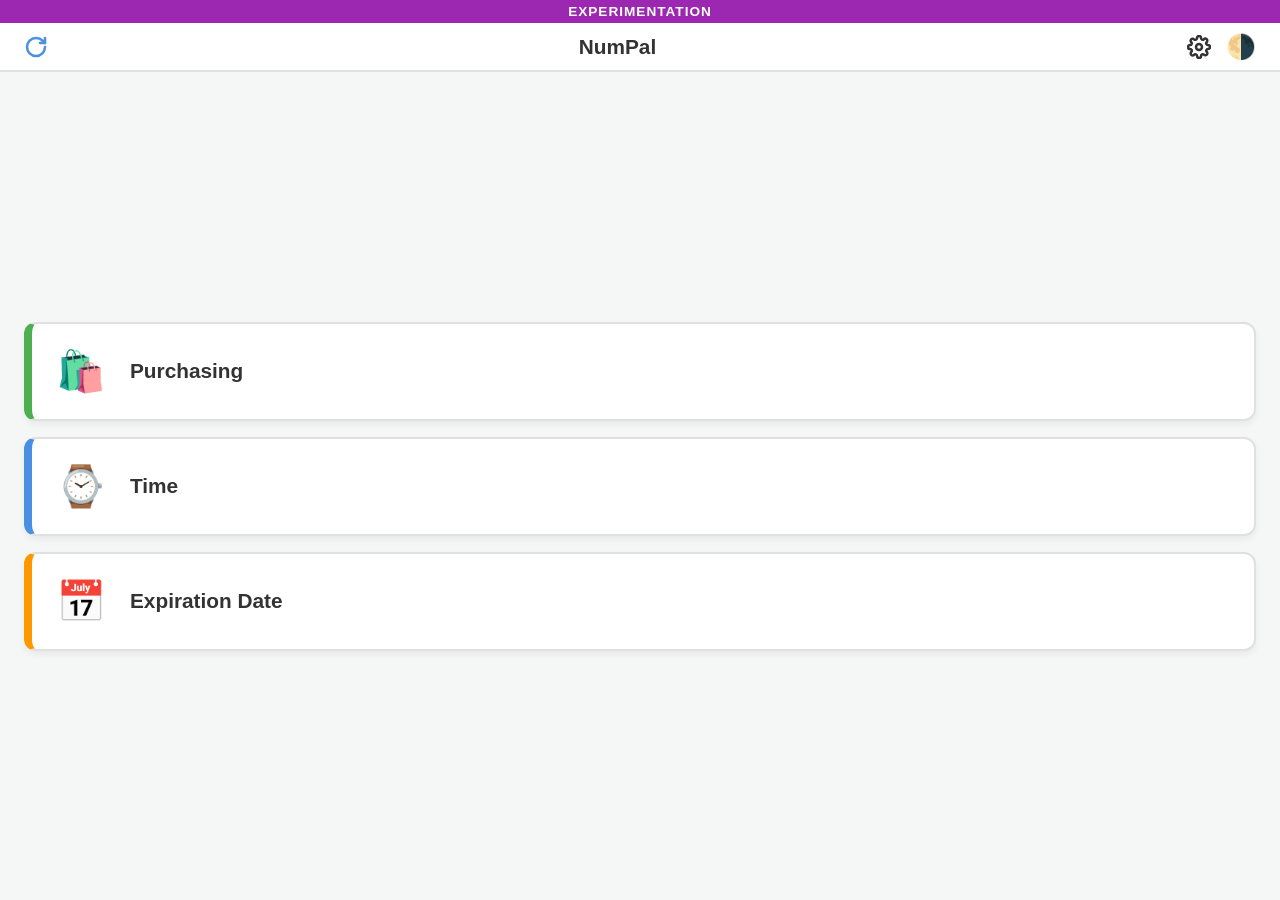
<file: index.html>
<!DOCTYPE html>
<html lang="en">
<head>
 <meta charset="UTF-8">
 <meta name="viewport" content="width=device-width, initial-scale=1.0, maximum-scale=1.0, user-scalable=no">
 <title>NumPal</title>
 
 <meta name="application-name" content="NumPal">
 <meta name="apple-mobile-web-app-title" content="NumPal">
 <meta name="apple-mobile-web-app-capable" content="yes">
 <link rel="apple-touch-icon" href="assets/icon-192.png">

 <link rel="manifest" href="manifest.json">
 <link rel="stylesheet" href="frontend/css/styles.css">
</head>
<body>
 <header class="top-bar" data-edit-id="home_header">
     <button id="force-update-btn" aria-label="Force Update App" style="background:none; border:none; padding: 0; cursor: pointer; color: var(--primary-color); display: flex; align-items: center;" data-edit-id="home_btn_update">
         <svg class="update-icon" xmlns="http://www.w3.org/2000/svg" width="24" height="24" viewBox="0 0 24 24" fill="none" stroke="currentColor" stroke-width="2.5" stroke-linecap="round" stroke-linejoin="round">
             <path d="M21 12a9 9 0 1 1-9-9c2.52 0 4.93 1 6.74 2.74L21 8"></path>
             <path d="M21 3v5h-5"></path>
         </svg>
     </button>
     
     <h1 data-edit-id="home_title">NumPal</h1>
     
     <div class="header-actions">
         <a href="frontend/pages/admin.html" class="header-icon-btn" aria-label="Admin Settings" data-edit-id="home_btn_admin">
             <svg xmlns="http://www.w3.org/2000/svg" width="24" height="24" viewBox="0 0 24 24" fill="none" stroke="currentColor" stroke-width="2.5" stroke-linecap="round" stroke-linejoin="round">
                 <circle cx="12" cy="12" r="3"></circle>
                 <path d="M19.4 15a1.65 1.65 0 0 0 .33 1.82l.06.06a2 2 0 0 1 0 2.83 2 2 0 0 1-2.83 0l-.06-.06a1.65 1.65 0 0 0-1.82-.33 1.65 1.65 0 0 0-1 1.51V21a2 2 0 0 1-2 2 2 2 0 0 1-2-2v-.09A1.65 1.65 0 0 0 9 19.4a1.65 1.65 0 0 0-1.82.33l-.06.06a2 2 0 0 1-2.83 0 2 2 0 0 1 0-2.83l.06-.06a1.65 1.65 0 0 0 .33-1.82 1.65 1.65 0 0 0-1.51-1H3a2 2 0 0 1-2-2 2 2 0 0 1 2-2h.09A1.65 1.65 0 0 0 4.6 9a1.65 1.65 0 0 0-.33-1.82l-.06-.06a2 2 0 0 1 0-2.83 2 2 0 0 1 2.83 0l.06.06a1.65 1.65 0 0 0 1.82.33H9a1.65 1.65 0 0 0 1-1.51V3a2 2 0 0 1 2-2 2 2 0 0 1 2 2v.09a1.65 1.65 0 0 0 1 1.51 1.65 1.65 0 0 0 1.82-.33l.06-.06a2 2 0 0 1 2.83 0 2 2 0 0 1 0 2.83l-.06.06a1.65 1.65 0 0 0-.33 1.82V9a1.65 1.65 0 0 0 1.51 1H21a2 2 0 0 1 2 2 2 2 0 0 1-2 2h-.09a1.65 1.65 0 0 0-1.51 1z"></path>
             </svg>
         </a>
         <button id="theme-toggle" class="header-icon-btn" aria-label="Toggle Dark Mode" style="font-size:1.5rem;" data-edit-id="home_btn_theme">🌗</button>
     </div>
 </header>

 <main class="menu-container" data-edit-id="home_menu_container">
     <a href="frontend/pages/purchasing2.html" class="menu-card money-card" data-edit-id="home_card_purchasing">
         <span class="icon" data-edit-id="home_icon_purchasing">🛍️</span>
         <h2 data-edit-id="home_text_purchasing">Purchasing</h2>
     </a>
     <a href="frontend/pages/time-menu.html" class="menu-card time-card" data-edit-id="home_card_time">
         <span class="icon" data-edit-id="home_icon_time">⌚</span>
         <h2 data-edit-id="home_text_time">Time</h2>
     </a>
     <a href="frontend/pages/expiry.html" class="menu-card other-card" data-edit-id="home_card_expiry">
         <span class="icon" data-edit-id="home_icon_expiry">📅</span>
         <h2 data-edit-id="home_text_expiry">Expiration Date</h2>
     </a>
 </main>

 <!-- Core Scripts -->
 <script src="frontend/js/utils/style-manager.js"></script>
 <script src="frontend/js/utils/visual-editor.js"></script>
 <script src="frontend/js/core/config.js"></script>
 <script src="frontend/js/core/app.js"></script>
 <script src="frontend/js/utils/ui.js"></script>
</body>
</html>
</file>
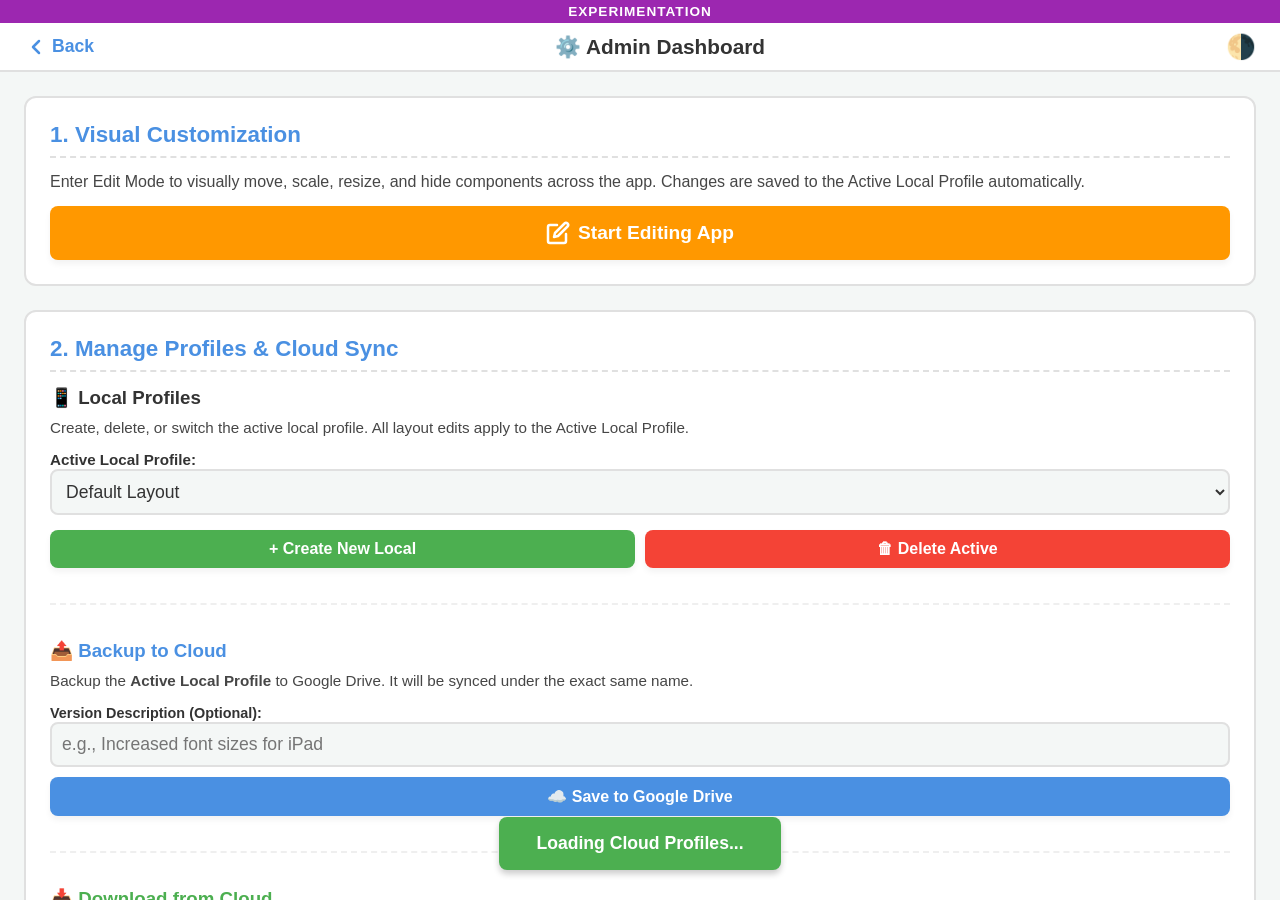
<file: frontend/pages/admin.html>
<!DOCTYPE html>
<html lang="en">
<head>
 <meta charset="UTF-8">
 <meta name="viewport" content="width=device-width, initial-scale=1.0, maximum-scale=1.0, user-scalable=no">
 <title>Admin Settings | NumPal</title>
 <link rel="stylesheet" href="../css/styles.css">
 <style>
    .admin-section {
        background: var(--card-bg);
        border: 2px solid var(--card-border);
        border-radius: 12px;
        padding: 1.5rem;
        margin-bottom: 1.5rem;
        display: flex;
        flex-direction: column;
        gap: 15px;
        flex-shrink: 0;
    }
    .admin-section h2 {
        margin: 0;
        font-size: 1.4rem;
        color: var(--primary-color);
        border-bottom: 2px dashed var(--card-border);
        padding-bottom: 8px;
    }
    .admin-label {
        font-weight: bold;
        font-size: 1.1rem;
        color: var(--text-color);
    }
    .admin-input {
        width: 100%;
        padding: 10px;
        border-radius: 8px;
        border: 2px solid var(--card-border);
        font-size: 1.1rem;
        background: var(--bg-color);
        color: var(--text-color);
        box-sizing: border-box;
    }
    .btn-group {
        display: flex;
        gap: 10px;
        flex-wrap: wrap;
    }
    .action-btn {
        padding: 10px 15px;
        border-radius: 8px;
        border: none;
        font-weight: bold;
        font-size: 1rem;
        cursor: pointer;
        text-align: center;
        flex: 1;
        min-width: 120px;
        justify-content: center;
        display: flex;
        align-items: center;
        gap: 8px;
    }
    .action-btn:disabled {
        opacity: 0.6;
        cursor: not-allowed;
    }
    .btn-primary { background: var(--primary-color); color: white; }
    .btn-success { background: var(--success-color); color: white; }
    .btn-danger { background: var(--error-color); color: white; }
    .btn-warning { background: #FF9800; color: white; }
    textarea.admin-input {
        height: 150px;
        resize: vertical;
        font-family: monospace;
        font-size: 0.9rem;
    }
 </style>
</head>
<body>
 <header class="top-bar">
     <a href="../../index.html" class="back-btn" aria-label="Go back">
         <svg xmlns="http://www.w3.org/2000/svg" width="24" height="24" viewBox="0 0 24 24" fill="none" stroke="currentColor" stroke-width="2.5" stroke-linecap="round" stroke-linejoin="round"><polyline points="15 18 9 12 15 6"></polyline></svg> Back
     </a>
     <h1>⚙️ Admin Dashboard</h1>
     <div class="header-actions">
         <button id="theme-toggle" class="header-icon-btn" style="font-size:1.5rem;">🌗</button>
     </div>
 </header>

 <main class="page-content" style="overflow-y: auto; padding: 1.5rem;">
     
     <div class="admin-section">
         <h2>1. Visual Customization</h2>
         <p style="margin: 0; font-size: 1rem; opacity: 0.9;">Enter Edit Mode to visually move, scale, resize, and hide components across the app. Changes are saved to the Active Local Profile automatically.</p>
         <button class="action-btn btn-warning" id="btn-enter-editor" style="width: 100%; font-size: 1.2rem; padding: 15px;">
             <svg xmlns="http://www.w3.org/2000/svg" width="24" height="24" viewBox="0 0 24 24" fill="none" stroke="currentColor" stroke-width="2.5" stroke-linecap="round" stroke-linejoin="round"><path d="M11 4H4a2 2 0 0 0-2 2v14a2 2 0 0 0 2 2h14a2 2 0 0 0 2-2v-7"></path><path d="M18.5 2.5a2.121 2.121 0 0 1 3 3L12 15l-4 1 1-4 9.5-9.5z"></path></svg>
             Start Editing App
         </button>
     </div>

     <div class="admin-section">
         <h2>2. Manage Profiles & Cloud Sync</h2>
         
         <!-- LOCAL PROFILES -->
         <div>
             <h3 style="margin: 0 0 10px 0; color: var(--text-color); display: flex; align-items: center; gap: 8px;">
                 📱 Local Profiles
             </h3>
             <p style="margin: 0 0 15px 0; font-size: 0.95rem; opacity: 0.9;">Create, delete, or switch the active local profile. All layout edits apply to the Active Local Profile.</p>
             
             <label class="admin-label" style="font-size: 0.95rem;">Active Local Profile:</label>
             <select id="profile-select" class="admin-input" style="margin-bottom: 15px;"></select>
             
             <div class="btn-group">
                 <button class="action-btn btn-success" id="btn-create-profile">+ Create New Local</button>
                 <button class="action-btn btn-danger" id="btn-delete-profile">🗑 Delete Active</button>
             </div>
         </div>

         <hr style="border: 0; border-top: 2px dashed var(--card-border); margin: 20px 0; opacity: 0.5;">

         <!-- CLOUD BACKUP -->
         <div>
             <h3 style="margin: 0 0 10px 0; color: var(--primary-color); display: flex; align-items: center; gap: 8px;">
                 📤 Backup to Cloud
             </h3>
             <p style="margin: 0 0 15px 0; font-size: 0.95rem; opacity: 0.9;">Backup the <strong>Active Local Profile</strong> to Google Drive. It will be synced under the exact same name.</p>
             
             <div style="margin-bottom: 10px;">
                 <label class="admin-label" style="font-size: 0.9rem;">Version Description (Optional):</label>
                 <input type="text" id="cloud-version-desc" class="admin-input" placeholder="e.g., Increased font sizes for iPad">
             </div>
             
             <button class="action-btn btn-primary" id="btn-cloud-backup" style="width: 100%;">
                 ☁️ Save to Google Drive
             </button>
         </div>

         <hr style="border: 0; border-top: 2px dashed var(--card-border); margin: 20px 0; opacity: 0.5;">

         <!-- CLOUD DOWNLOAD -->
         <div>
             <h3 style="margin: 0 0 10px 0; color: var(--success-color); display: flex; align-items: center; gap: 8px;">
                 📥 Download from Cloud
             </h3>
             <p style="margin: 0 0 15px 0; font-size: 0.95rem; opacity: 0.9;">Fetch a profile from Google Drive and add it to your local profiles.</p>
             
             <div style="display:flex; flex-direction:column; gap:10px;">
                 <select id="cloud-download-name" class="admin-input"></select>
                 <select id="cloud-download-version" class="admin-input"></select>
                 <button class="action-btn btn-success" id="btn-cloud-download" style="width: 100%;">
                     Download and Apply
                 </button>
             </div>
             
             <div style="text-align:center; margin-top: 15px;">
                 <button class="action-btn" id="btn-refresh-cloud" style="background: var(--bg-color); color: var(--text-color); border: 2px solid var(--card-border); margin: 0 auto; display: inline-flex; font-size: 0.85rem; padding: 6px 12px;">🔄 Refresh Cloud Data</button>
             </div>
         </div>
     </div>

     <div class="admin-section">
         <h2>3. Manual Backup via Code</h2>
         <p style="margin: 0; font-size: 1rem; opacity: 0.9;">Export your layout profiles directly to your clipboard, or paste a code to import.</p>
         
         <label class="admin-label">Configuration Data (JSON):</label>
         <textarea id="config-data" class="admin-input" placeholder="Paste configuration data here to import..."></textarea>
         
         <div class="btn-group">
             <button class="action-btn btn-primary" id="btn-export">📋 Copy Code</button>
             <button class="action-btn btn-success" id="btn-import">📥 Import Code</button>
         </div>
         <p id="export-msg" style="color: var(--success-color); font-weight: bold; margin: 0; display: none; text-align: center;">Copied to clipboard!</p>
     </div>

 </main>

 <script src="../js/core/config.js"></script>
 <script src="../js/core/app.js"></script>
 <script src="../js/utils/ui.js"></script>
 <script src="../js/pages/admin.js"></script>
</body>
</html>
</file>
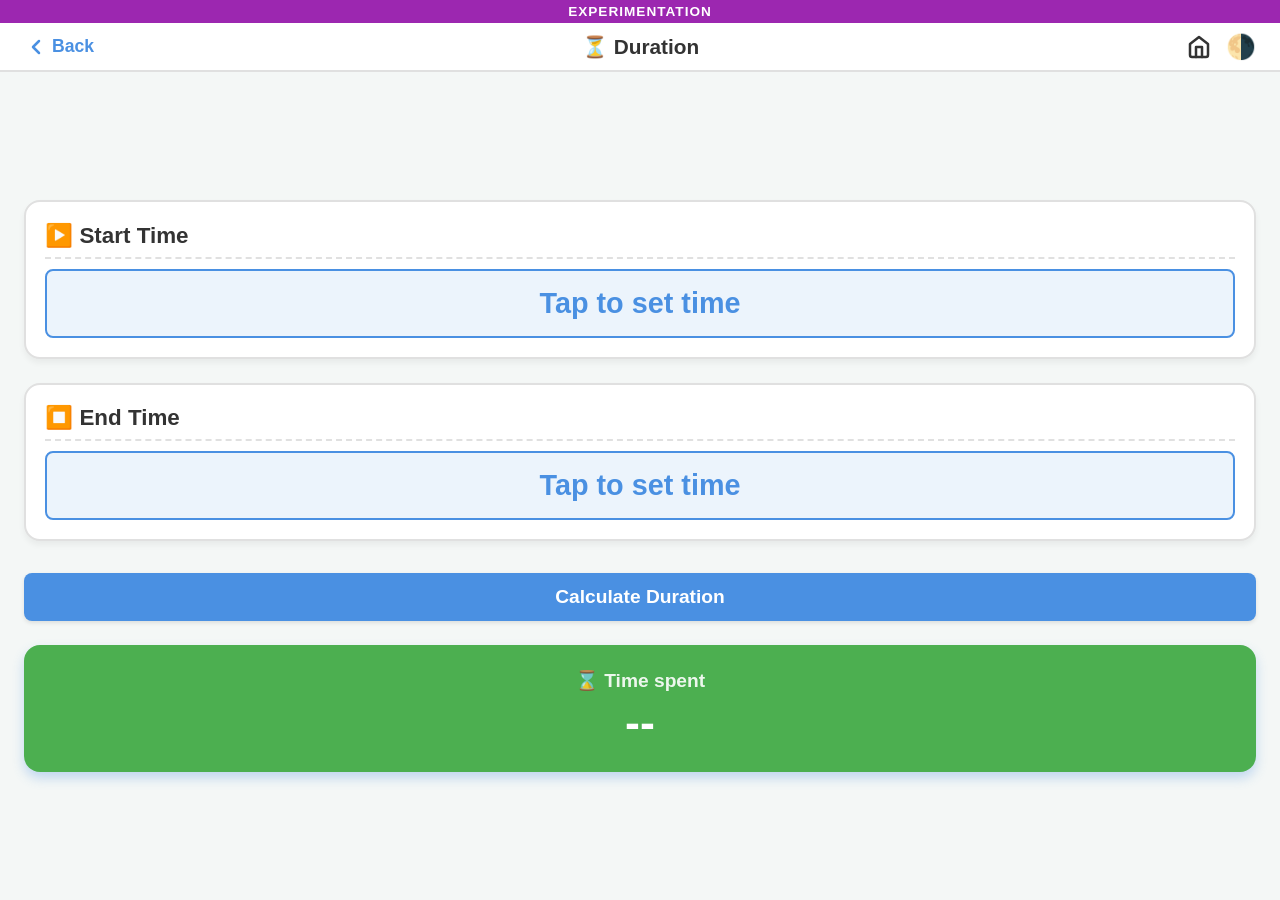
<file: frontend/pages/duration.html>
<!DOCTYPE html>
<html lang="en">
<head>
 <meta charset="UTF-8">
 <meta name="viewport" content="width=device-width, initial-scale=1.0, maximum-scale=1.0, user-scalable=no">
 <title>Duration | NumPal</title>
 <link rel="stylesheet" href="../css/styles.css">
</head>
<body>
 <header class="top-bar" data-edit-id="duration_header">
     <a href="time-menu.html" class="back-btn" aria-label="Go back" data-edit-id="duration_btn_back">
         <svg xmlns="http://www.w3.org/2000/svg" width="24" height="24" viewBox="0 0 24 24" fill="none" stroke="currentColor" stroke-width="2.5" stroke-linecap="round" stroke-linejoin="round"><polyline points="15 18 9 12 15 6"></polyline></svg> Back
     </a>
     <h1 data-edit-id="duration_title">⏳ Duration</h1>
     <div class="header-actions">
         <a href="../../index.html" class="header-icon-btn" aria-label="Home" data-edit-id="duration_btn_home">
             <svg xmlns="http://www.w3.org/2000/svg" width="24" height="24" viewBox="0 0 24 24" fill="none" stroke="currentColor" stroke-width="2.5" stroke-linecap="round" stroke-linejoin="round"><path d="m3 9 9-7 9 7v11a2 2 0 0 1-2 2H5a2 2 0 0 1-2-2z"/><polyline points="9 22 9 12 15 12 15 22"/></svg>
         </a>
         <button id="theme-toggle" class="header-icon-btn" style="font-size:1.5rem;" data-edit-id="duration_btn_theme">🌗</button>
     </div>
 </header>

 <main class="page-content" data-edit-id="duration_main_content">
     <div class="content-body time-content">
         
         <div style="display: flex; flex-direction: column; gap: 1.5rem;">
             <div class="time-card-box" data-edit-id="duration_card_start">
                 <h3 class="time-card-header">▶️ Start Time</h3>
                 <p id="start-time-display" class="time-card-display" onclick="openTimePicker('start')">Tap to set time</p>
             </div>

             <div class="time-card-box" data-edit-id="duration_card_end">
                 <h3 class="time-card-header">⏹️ End Time</h3>
                 <p id="end-time-display" class="time-card-display" onclick="openTimePicker('end')">Tap to set time</p>
             </div>
         </div>

         <div style="display: flex; flex-direction: column; gap: 1.5rem;">
             <button class="primary-btn" onclick="calculateDuration()" style="margin: 0 !important;" data-edit-id="duration_btn_calc">Calculate Duration</button>

             <div class="time-result-box" style="background-color: var(--success-color);" data-edit-id="duration_result_box">
                 <p style="margin: 0 0 5px 0; font-weight:bold; font-size:1.2rem; opacity: 0.9;">⌛ Time spent</p>
                 <h2 id="duration-result" style="color: #ffffff;" data-edit-id="duration_result_val">--</h2>
             </div>
         </div>

     </div>
 </main>

 <script src="../js/utils/style-manager.js"></script>
 <script src="../js/utils/visual-editor.js"></script>
 <script src="../js/core/config.js"></script>
 <script src="../js/core/app.js"></script>
 <script src="../js/utils/ui.js"></script>
 <script src="../js/utils/rolodex.js"></script>
 <script src="../js/pages/duration.js"></script>
</body>
</html>
</file>
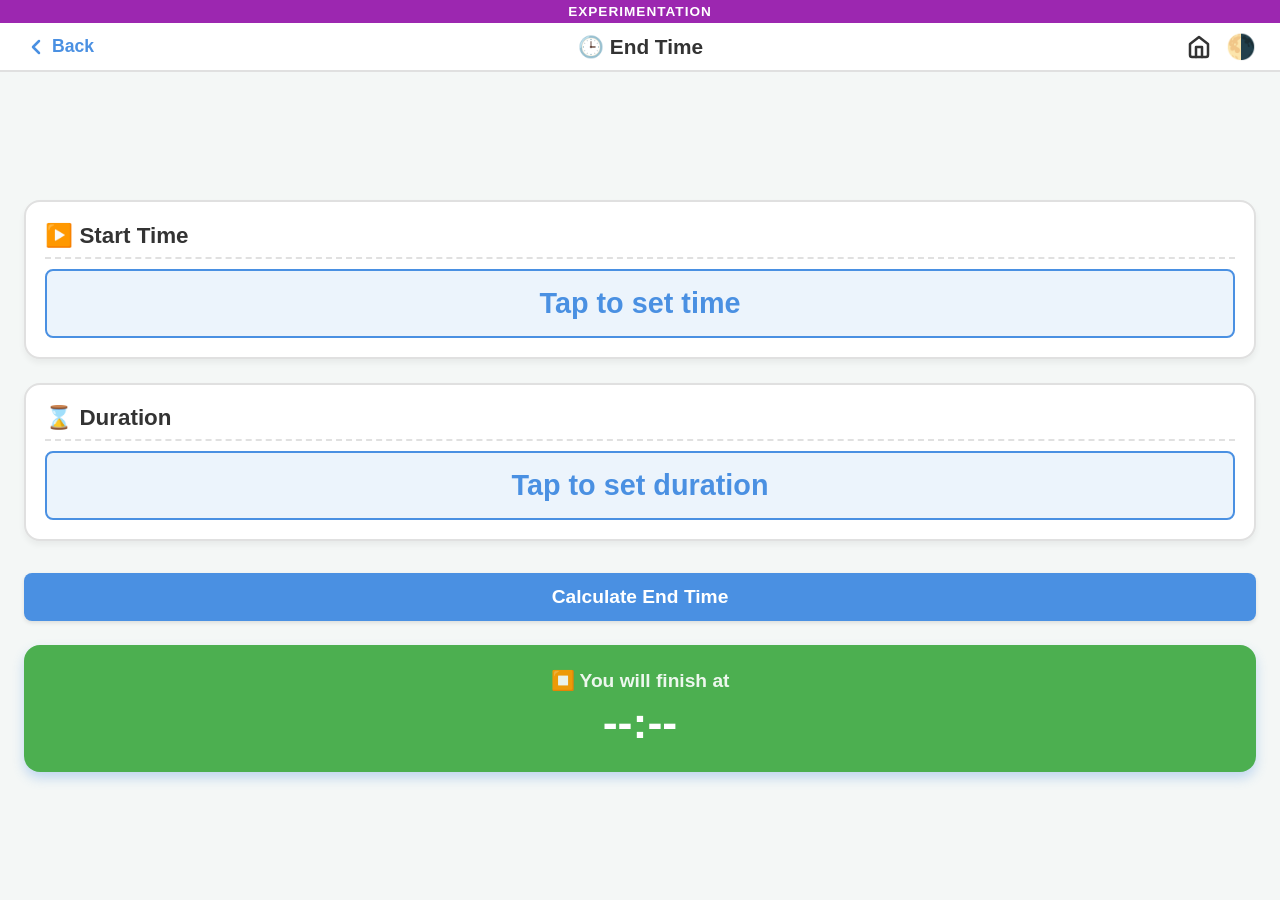
<file: frontend/pages/end-time.html>
<!DOCTYPE html>
<html lang="en">
<head>
 <meta charset="UTF-8">
 <meta name="viewport" content="width=device-width, initial-scale=1.0, maximum-scale=1.0, user-scalable=no">
 <title>End Time | NumPal</title>
 <link rel="stylesheet" href="../css/styles.css">
</head>
<body>
 <header class="top-bar" data-edit-id="endtime_header">
     <a href="time-menu.html" class="back-btn" aria-label="Go back" data-edit-id="endtime_btn_back">
         <svg xmlns="http://www.w3.org/2000/svg" width="24" height="24" viewBox="0 0 24 24" fill="none" stroke="currentColor" stroke-width="2.5" stroke-linecap="round" stroke-linejoin="round"><polyline points="15 18 9 12 15 6"></polyline></svg> Back
     </a>
     <h1 data-edit-id="endtime_title">🕒 End Time</h1>
     <div class="header-actions">
         <a href="../../index.html" class="header-icon-btn" aria-label="Home" data-edit-id="endtime_btn_home">
             <svg xmlns="http://www.w3.org/2000/svg" width="24" height="24" viewBox="0 0 24 24" fill="none" stroke="currentColor" stroke-width="2.5" stroke-linecap="round" stroke-linejoin="round"><path d="m3 9 9-7 9 7v11a2 2 0 0 1-2 2H5a2 2 0 0 1-2-2z"/><polyline points="9 22 9 12 15 12 15 22"/></svg>
         </a>
         <button id="theme-toggle" class="header-icon-btn" style="font-size:1.5rem;" data-edit-id="endtime_btn_theme">🌗</button>
     </div>
 </header>

 <main class="page-content" data-edit-id="endtime_main_content">
     <div class="content-body time-content">
         
         <div style="display: flex; flex-direction: column; gap: 1.5rem;">
             <div class="time-card-box" data-edit-id="endtime_card_start">
                 <h3 class="time-card-header">▶️ Start Time</h3>
                 <p id="start-time-display" class="time-card-display" onclick="openTimePicker()">Tap to set time</p>
             </div>

             <div class="time-card-box" data-edit-id="endtime_card_duration">
                 <h3 class="time-card-header">⌛ Duration</h3>
                 <p id="duration-display" class="time-card-display" onclick="openDurationPicker()">Tap to set duration</p>
             </div>
         </div>

         <div style="display: flex; flex-direction: column; gap: 1.5rem;">
             <button class="primary-btn" onclick="calculateEndTime()" style="margin: 0 !important;" data-edit-id="endtime_btn_calc">Calculate End Time</button>

             <div class="time-result-box" style="background-color: var(--success-color);" data-edit-id="endtime_result_box">
                 <p style="margin: 0 0 5px 0; font-weight:bold; font-size:1.2rem; opacity:0.9;">⏹️ You will finish at</p>
                 <h2 id="end-time-result" style="color: #ffffff;" data-edit-id="endtime_result_val">--:--</h2>
             </div>
         </div>
         
     </div>
 </main>

 <script src="../js/utils/style-manager.js"></script>
 <script src="../js/utils/visual-editor.js"></script>
 <script src="../js/core/config.js"></script>
 <script src="../js/core/app.js"></script>
 <script src="../js/utils/ui.js"></script>
 <script src="../js/utils/rolodex.js"></script>
 <script src="../js/pages/end-time.js"></script>
</body>
</html>
</file>
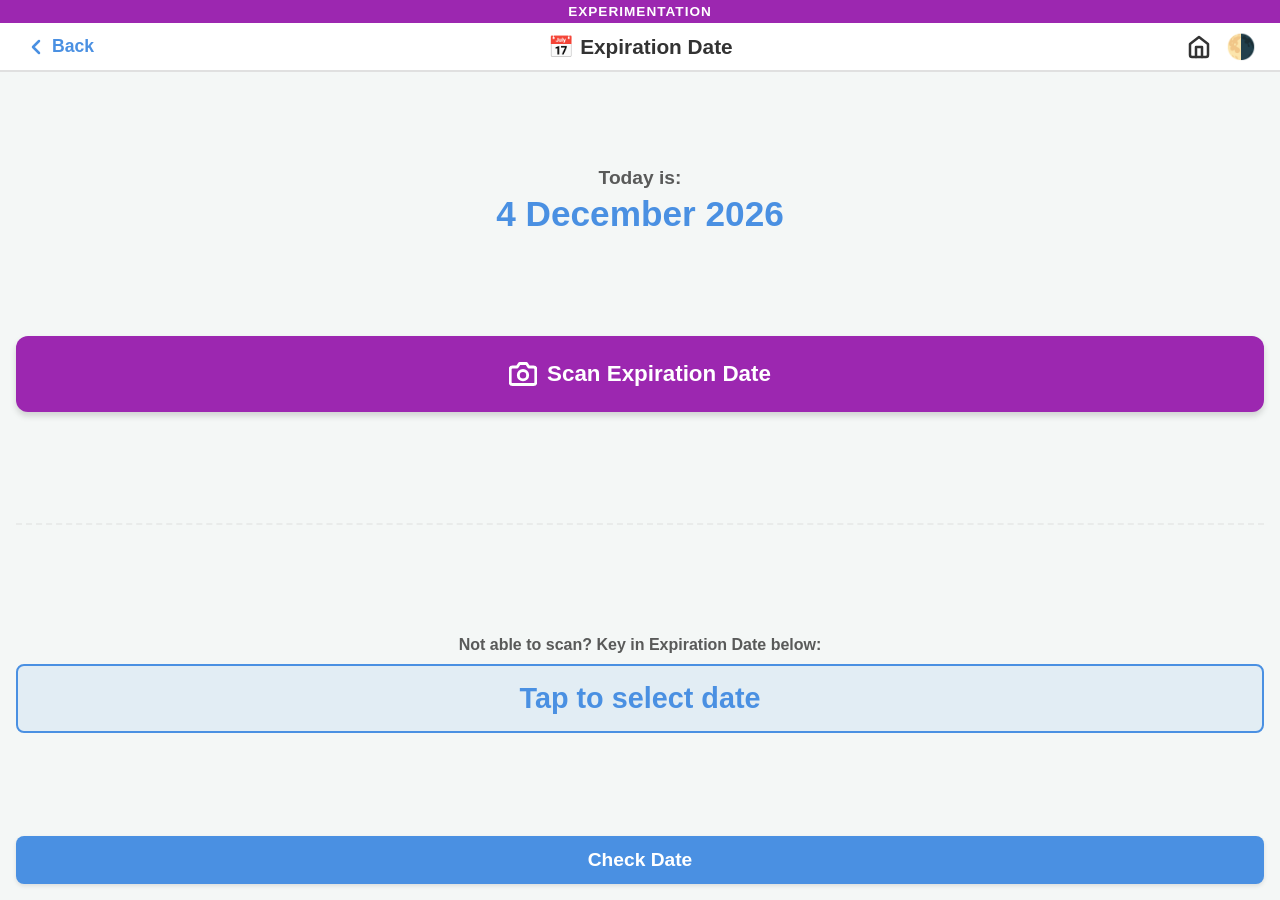
<file: frontend/pages/expiry.html>
<!DOCTYPE html>
<html lang="en">
<head>
 <meta charset="UTF-8">
 <meta name="viewport" content="width=device-width, initial-scale=1.0, maximum-scale=1.0, user-scalable=no">
 <title>Expiration | NumPal</title>
 <link rel="stylesheet" href="../css/styles.css">
</head>
<body>
 <header class="top-bar" data-edit-id="expiry_header">
     <a href="../../index.html" class="back-btn" aria-label="Go back" data-edit-id="expiry_btn_back">
         <svg xmlns="http://www.w3.org/2000/svg" width="24" height="24" viewBox="0 0 24 24" fill="none" stroke="currentColor" stroke-width="2.5" stroke-linecap="round" stroke-linejoin="round"><polyline points="15 18 9 12 15 6"></polyline></svg> Back
     </a>
     <h1 data-edit-id="expiry_title">📅 Expiration Date</h1>
     <div class="header-actions">
         <a href="../../index.html" class="header-icon-btn" aria-label="Home" data-edit-id="expiry_btn_home">
             <svg xmlns="http://www.w3.org/2000/svg" width="24" height="24" viewBox="0 0 24 24" fill="none" stroke="currentColor" stroke-width="2.5" stroke-linecap="round" stroke-linejoin="round"><path d="m3 9 9-7 9 7v11a2 2 0 0 1-2 2H5a2 2 0 0 1-2-2z"/><polyline points="9 22 9 12 15 12 15 22"/></svg>
         </a>
         <button id="theme-toggle" class="header-icon-btn" style="font-size:1.5rem;" data-edit-id="expiry_btn_theme">🌗</button>
     </div>
 </header>

 <main class="page-content" data-edit-id="expiry_main_content">
     <div class="content-body" style="gap: 1.5rem; justify-content: space-evenly;">
         
         <div style="text-align: center; flex-shrink: 0;" data-edit-id="expiry_today_box">
             <p style="margin: 0; font-weight: bold; font-size: 1.2rem; opacity: 0.8;">Today is:</p>
             <h2 id="today-date-display" style="margin: 5px 0 0 0; font-size: 2.2rem; color: var(--primary-color);" data-edit-id="expiry_today_val"></h2>
         </div>
         
         <label data-edit-id="expiry_btn_camera" style="background-color: #9C27B0 !important; color: #ffffff !important; border-radius: 12px !important; padding: 1.5rem !important; display: flex !important; align-items: center !important; justify-content: center !important; gap: 10px !important; cursor: pointer !important; box-shadow: 0 4px 6px rgba(0,0,0,0.15) !important; flex-shrink: 0 !important; width: 100% !important; box-sizing: border-box !important;">
             <svg xmlns="http://www.w3.org/2000/svg" width="28" height="28" viewBox="0 0 24 24" fill="none" stroke="currentColor" stroke-width="2.5" stroke-linecap="round" stroke-linejoin="round"><path d="M23 19a2 2 0 0 1-2 2H3a2 2 0 0 1-2-2V8a2 2 0 0 1 2-2h4l2-3h6l2 3h4a2 2 0 0 1 2 2z"></path><circle cx="12" cy="13" r="4"></circle></svg>
             <span style="font-weight: bold !important; font-size: 1.4rem !important;">Scan Expiration Date</span>
             <input type="file" accept="image/*" capture="environment" id="camera-input" style="display:none;">
         </label>

         <hr style="border: 0; border-top: 2px dashed var(--card-border); width: 100%; opacity: 0.5;">

         <div style="text-align: center; flex-shrink: 0; width: 100%;" data-edit-id="expiry_manual_box">
             <p style="font-weight: bold; margin: 0 0 10px 0; opacity: 0.8; font-size: 1rem;">Not able to scan? Key in Expiration Date below:</p>
             <p id="manual-date-display" class="time-card-display" onclick="openDatePicker()" style="margin-bottom: 15px;" data-edit-id="expiry_manual_val">Tap to select date</p>
         </div>

     </div>

     <div class="step-footer">
         <button class="primary-btn" id="manual-check-btn" data-edit-id="expiry_btn_check">Check Date</button>
     </div>

 </main>

 <div id="processing-screen" class="processing-overlay" style="display: none;">
     <div class="processing-spinner">⏳</div>
     <h2 style="font-size: 2rem;">AI is checking...</h2>
 </div>

 <div id="obnoxious-good" class="obnoxious-overlay good" style="display: none;">
     <div class="giant-icon">✅</div>
     <h1>SAFE!</h1>
     <p>You can eat/use this.</p>
     <button class="obnoxious-btn" onclick="closeOverlay()">OKAY</button>
 </div>

 <div id="obnoxious-bad" class="obnoxious-overlay bad" style="display: none;">
     <div class="giant-icon">❌</div>
     <h1>EXPIRED!</h1>
     <p>DO NOT eat/use this!</p>
     <button class="obnoxious-btn" onclick="closeOverlay()">OKAY</button>
 </div>

 <div id="obnoxious-not-found" class="obnoxious-overlay" style="display: none; background-color: #FF9800; color: white;">
     <div class="giant-icon">❓</div>
     <h1 style="font-size: 3rem; margin-bottom: 0.5rem; text-transform: uppercase;">NOT FOUND</h1>
     <p style="font-size: 2.2rem; font-weight: bold; line-height: 1.2; margin: 0 0 3rem 0;">No Expiry Date found.<br>Take image again</p>
     <button class="obnoxious-btn" onclick="closeOverlay()">OKAY</button>
 </div>

 <script src="../js/utils/style-manager.js"></script>
 <script src="../js/utils/visual-editor.js"></script>
 <script src="../js/core/config.js"></script>
 <script src="../js/core/app.js"></script>
 <script src="../js/utils/ui.js"></script>
 <script src="../js/utils/rolodex.js"></script>
 <script src="../js/pages/expiry.js"></script>
</body>
</html>
</file>
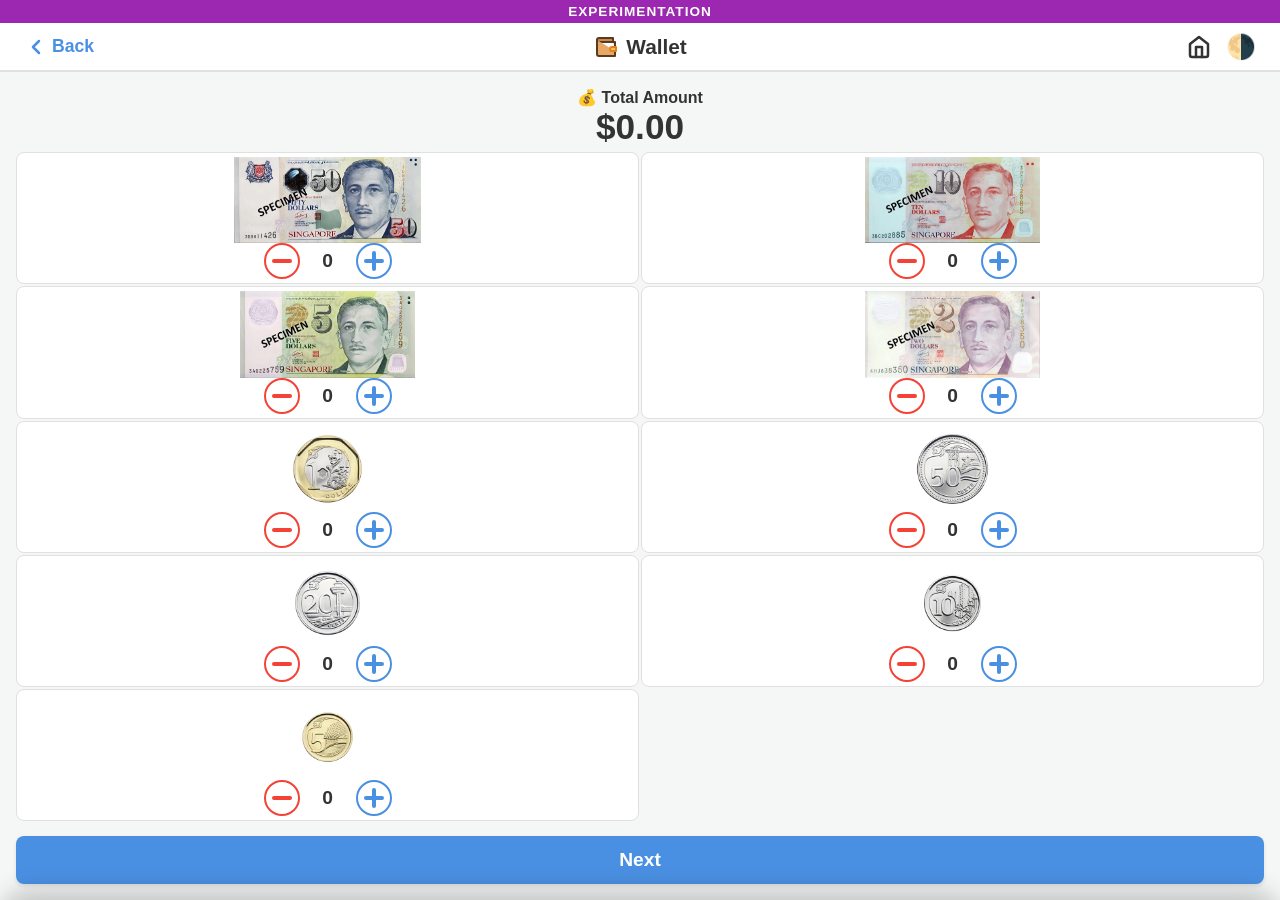
<file: frontend/pages/purchasing2.html>
<!DOCTYPE html>
<html lang="en">
<head>
 <meta charset="UTF-8">
 <meta name="viewport" content="width=device-width, initial-scale=1.0, maximum-scale=1.0, user-scalable=no">
 <title>Purchasing | NumPal</title>
 <link rel="stylesheet" href="../css/styles.css">
 <style>
     .status-banner {
         display: flex; align-items: center; justify-content: center; gap: 10px;
         padding: 8px; color: white !important; font-weight: bold; letter-spacing: 1px;
         text-transform: uppercase; transition: background-color 0.3s; flex-shrink: 0;
         width: 100%; box-sizing: border-box;
     }
     .status-banner.can-buy { background-color: #4CAF50 !important; }
     .status-banner.cannot-buy { background-color: #F44336 !important; }
     
     .p2-header-box {
         display: flex; justify-content: space-between; align-items: center; 
         padding: 0.4rem 0.8rem; border-bottom: 2px solid var(--card-border); 
         background-color: var(--card-bg); flex-shrink: 0; width: 100%; box-sizing: border-box;
     }
     .p2-cost-row {
         display: flex; align-items: center; justify-content: flex-start; gap: 15px;
         border-top: 3px solid var(--card-border); padding-top: 8px; margin-top: 0;
     }
     
     .check-money-header {
         display: flex; justify-content: space-between; align-items: center; 
         margin-bottom: 5px; padding: 0 5px; flex-shrink: 0;
     }
     .check-money-header > div { text-align: center; width: 48%; }
     .check-money-header p { margin: 0; font-weight: bold; font-size: 1rem; }
     .check-money-header h2 { margin: 0; font-size: 1.8rem; }
     .expected-change-col p, .expected-change-col h2 { color: var(--success-color); }
 </style>
</head>
<body>
 <header class="top-bar" data-edit-id="purchasing_header">
     <button class="back-btn" onclick="goBack()" aria-label="Go back" data-edit-id="purchasing_btn_back">
         <svg xmlns="http://www.w3.org/2000/svg" width="24" height="24" viewBox="0 0 24 24" fill="none" stroke="currentColor" stroke-width="2.5" stroke-linecap="round" stroke-linejoin="round"><polyline points="15 18 9 12 15 6"></polyline></svg>
         Back
     </button>
     <h1 id="header-title" style="display:flex; align-items:center; justify-content:center; gap:8px;" data-edit-id="purchasing_title">
         <svg xmlns="http://www.w3.org/2000/svg" class="inline-icon" viewBox="0 0 24 24" fill="#E6A869" stroke="#5C3A21" stroke-width="2" stroke-linecap="round" stroke-linejoin="round"><path d="M21 12V7H5a2 2 0 0 1 0-4h14v4" fill="#C88A4A"/><path d="M3 5v14a2 2 0 0 0 2 2h16v-5" fill="#E6A869"/><path d="M18 12a2 2 0 0 0 0 4h4v-4Z" fill="#F4D03F" stroke="#E67E22"/></svg>
         Wallet
     </h1>
     <div class="header-actions">
         <a href="../../index.html" class="header-icon-btn" aria-label="Home" data-edit-id="purchasing_btn_home">
             <svg xmlns="http://www.w3.org/2000/svg" width="24" height="24" viewBox="0 0 24 24" fill="none" stroke="currentColor" stroke-width="2.5" stroke-linecap="round" stroke-linejoin="round"><path d="m3 9 9-7 9 7v11a2 2 0 0 1-2 2H5a2 2 0 0 1-2-2z"/><polyline points="9 22 9 12 15 12 15 22"/></svg>
         </a>
         <button id="theme-toggle" class="header-icon-btn" style="font-size:1.5rem;" data-edit-id="purchasing_btn_theme">🌗</button>
     </div>
 </header>

 <main class="page-content" data-edit-id="purchasing_main_content">

     <!-- STEP 1: WALLET SETUP -->
     <div id="step-1" class="flow-step active" data-edit-id="purchasing_step1_container">
         <div class="content-body" style="padding-bottom: 10px; gap: 5px;">
             <div style="text-align: center; flex-shrink: 0; margin-bottom: 0;" data-edit-id="purchasing_step1_amount_box">
                 <p style="margin: 0; font-weight: bold; font-size: 1rem; display:flex; align-items:center; justify-content:center; gap:6px;">💰 Total Amount</p>
                 <h1 style="margin: 0; font-size: 2.2rem;">$<span id="wallet-total">0.00</span></h1>
             </div>
             <div class="wallet-grid" id="wallet-grid-container" style="gap: 2px;" data-edit-id="purchasing_step1_grid"></div>
         </div>
         <div class="step-footer" style="padding-top: 5px;" data-edit-id="purchasing_step1_footer">
             <button class="primary-btn" id="btn-next-step" onclick="goToStep2()" data-edit-id="purchasing_btn_next">Next</button>
         </div>
     </div>

     <!-- STEP 2: DYNAMIC LAYOUT -->
     <div id="step-2" class="flow-step" data-edit-id="purchasing_step2_container">
         <div style="flex: none; display: flex; flex-direction: column;">
             <div id="status-banner" class="status-banner" style="display: none;" data-edit-id="purchasing_step2_status_banner"></div>
             <div id="p2-header-box-id" class="p2-header-box" data-edit-id="purchasing_step2_have_box">
                 <div style="display: flex; align-items: center; gap: 6px;">
                     <span style="font-size: 1.1rem; font-weight: bold; opacity: 0.8; display:flex; align-items:center; gap: 4px;">
                         <svg xmlns="http://www.w3.org/2000/svg" class="inline-icon" viewBox="0 0 24 24" fill="#E6A869" stroke="#5C3A21" stroke-width="2" stroke-linecap="round" stroke-linejoin="round" style="width:16px;height:16px;"><path d="M21 12V7H5a2 2 0 0 1 0-4h14v4" fill="#C88A4A"/><path d="M3 5v14a2 2 0 0 0 2 2h16v-5" fill="#E6A869"/><path d="M18 12a2 2 0 0 0 0 4h4v-4Z" fill="#F4D03F" stroke="#E67E22"/></svg>
                         I have:
                     </span>
                     <span style="font-size: 1.6rem; font-weight: bold;">$<span id="step2-wallet-total">0.00</span></span>
                 </div>
                 <button class="primary-btn" style="width: auto; padding: 0.4rem 0.8rem; margin: 0 !important; font-size: 0.85rem; background-color: transparent; color: var(--primary-color); border: 2px solid var(--primary-color);" onclick="goToStep1()" data-edit-id="purchasing_btn_view_wallet">VIEW WALLET</button>
             </div>
         </div>
         
         <div class="content-body" style="flex: 1 1 0%; padding: 5px 1rem 10px 1rem; display: flex; flex-direction: column; gap: 8px; overflow-y: auto;" data-edit-id="purchasing_step2_input_area">
             <div style="flex: none; display: flex; flex-direction: column;" data-edit-id="purchasing_step2_items_box">
                 <label style="margin-bottom: 6px; display: flex; align-items:center; gap: 6px; font-weight: bold; font-size: 1.1rem;" data-edit-id="purchasing_step2_items_label">🛒 I want to buy (cost of items):</label>
                 
                 <div id="items-list" style="display: flex; flex-direction: column; gap: 6px;" data-edit-id="purchasing_step2_items_list">
                     <div class="item-row" style="margin-bottom: 0;">
                         <div class="currency-wrapper">
                             <span class="currency-symbol">$</span>
                             <input type="number" class="large-input item-cost" placeholder="0.00" step="0.01" min="0" oninput="calculateTotalCost()">
                         </div>
                         <button class="remove-item-btn" onclick="removeItem(this)">
                             <svg xmlns="http://www.w3.org/2000/svg" width="20" height="20" viewBox="0 0 24 24" fill="none" stroke="currentColor" stroke-width="2" stroke-linecap="round" stroke-linejoin="round"><path d="M3 6h18"/><path d="M19 6v14c0 1-1 2-2 2H7c-1 0-2-1-2-2V6"/><path d="M8 6V4c0-1 1-2 2-2h4c1 0 2 1 2 2v2"/><line x1="10" x2="10" y1="11" y2="17"/><line x1="14" x2="14" y1="11" y2="17"/></svg>
                         </button>
                     </div>
                 </div>
                 
                 <button class="add-item-btn" onclick="addItem()" style="margin-top: 6px; padding: 0.4rem; flex: none;" data-edit-id="purchasing_btn_add_item">⊕ ADD ITEM</button>
             </div>

             <div class="p2-cost-row" style="flex: none;" data-edit-id="purchasing_step2_total_cost_box">
                 <span style="font-weight: bold; font-size: 1.4rem; opacity: 0.8;" data-edit-id="purchasing_step2_total_cost_label">🛒 Total Cost</span>
                 <span style="font-size: 2.24rem; font-weight: bold;" data-edit-id="purchasing_step2_total_cost_val">$<span id="total-cost-display">0.00</span></span>
             </div>

             <div id="give-cashier-section" style="display: none; flex-direction: column; flex: none; border-top: 3px dashed var(--card-border); padding-top: 8px;" data-edit-id="purchasing_step2_give_cashier_box">
                 <h3 style="color: var(--primary-color); font-size: 1.6rem; font-weight: 900; margin: 0 0 5px 0; display:flex; align-items:center; gap:6px;">
                     <svg xmlns="http://www.w3.org/2000/svg" class="inline-icon" viewBox="0 0 24 24" fill="#81D4FA" stroke="#1565C0" stroke-width="2" stroke-linecap="round" stroke-linejoin="round"><path d="M22 18H2v-4h20v4Z" fill="#42A5F5"/><path d="M18 14V6a2 2 0 0 0-2-2H8a2 2 0 0 0-2 2v8" fill="#BBDEFB"/><path d="M12 10h.01" stroke="#1565C0" stroke-width="3"/><path d="M8 10h.01" stroke="#1565C0" stroke-width="3"/><path d="M16 10h.01" stroke="#1565C0" stroke-width="3"/><rect x="10" y="2" width="4" height="4" fill="#FFF176" stroke="#F57F17"/></svg>
                     Give Cashier
                 </h3>
                 <div class="payment-graphics-container" id="give-cashier-graphics" style="background: rgba(74, 144, 226, 0.05); border: 2px solid rgba(74, 144, 226, 0.2); padding: 10px; border-radius: 8px; justify-content: flex-start; align-items: flex-start;">
                 </div>
             </div>

             <div id="step2-footer" style="display: none; justify-content: space-between; align-items: center; padding: 10px 1rem; background-color: var(--card-bg); border: 2px solid var(--card-border); border-radius: 8px; margin-top: 15px; flex: none;" data-edit-id="purchasing_step2_change_box">
                 <div style="display: flex; flex-direction: column;">
                     <span style="font-weight: bold; font-size: 0.9rem;">💵 Change Amount:</span>
                     <span style="font-size: 1.6rem; font-weight: bold; color: var(--success-color);">$<span id="change-amount-display">0.00</span></span>
                 </div>
                 <button class="primary-btn" id="btn-check-money" style="width: auto; margin: 0 !important; background-color: var(--primary-color);" onclick="goToStep3()" data-edit-id="purchasing_btn_go_check_change">CHECK CHANGE</button>
             </div>
             
         </div>
     </div>

     <!-- STEP 3: CHECK MONEY -->
     <div id="step-3" class="flow-step" data-edit-id="purchasing_step3_container">
         <div class="content-body" style="padding-bottom: 10px; gap: 5px;">
             <div class="check-money-header" data-edit-id="purchasing_step3_header_box">
                 <div class="expected-change-col">
                     <p>💵 Change Amount:</p>
                     <h2>$<span id="step3-expected-change">0.00</span></h2>
                 </div>
                 <div id="cashier-gave-box" style="padding: 5px; border-radius: 8px; transition: background-color 0.3s, color 0.3s;">
                     <p style="display:flex; align-items:center; justify-content:center; gap:6px; margin: 0; font-weight: bold; font-size: 1rem;">
                         <svg xmlns="http://www.w3.org/2000/svg" class="inline-icon" viewBox="0 0 24 24" fill="#81D4FA" stroke="#1565C0" stroke-width="2" stroke-linecap="round" stroke-linejoin="round" style="width:18px;height:18px;"><path d="M22 18H2v-4h20v4Z" fill="#42A5F5"/><path d="M18 14V6a2 2 0 0 0-2-2H8a2 2 0 0 0-2 2v8" fill="#BBDEFB"/><path d="M12 10h.01" stroke="#1565C0" stroke-width="3"/><path d="M8 10h.01" stroke="#1565C0" stroke-width="3"/><path d="M16 10h.01" stroke="#1565C0" stroke-width="3"/><rect x="10" y="2" width="4" height="4" fill="#FFF176" stroke="#F57F17"/></svg>
                         Cashier Gave
                     </p>
                     <h2>$<span id="change-total">0.00</span></h2>
                 </div>
             </div>
             <div class="wallet-grid" id="change-grid-container" style="gap: 2px;" data-edit-id="purchasing_step3_grid"></div>
         </div>
         <div class="step-footer" style="padding-top: 5px;" data-edit-id="purchasing_step3_footer">
             <button class="primary-btn" id="btn-check-change" onclick="checkChange()" data-edit-id="purchasing_btn_verify_change">CHECK CHANGE</button>
         </div>
     </div>

 </main>

 <div class="bottom-sheet-backdrop" id="sheet-backdrop"></div>
 <div class="bottom-sheet" id="result-sheet">
     <div id="sheet-content-correct" style="display:none; flex-direction: column; align-items: center;" data-edit-id="purchasing_sheet_correct">
         <div class="giant-icon">✅</div>
         <h2>Correct Change!</h2>
         <p style="text-align: center; display: flex; flex-direction: column; gap: 8px; margin-top: 10px;">
             <strong style="font-size: 1.2rem; color: var(--text-color);">Say "Thank You"</strong>
             <strong style="font-size: 1.2rem; color: var(--text-color);">Take your item/s</strong>
         </p>
     </div>
     <div id="sheet-content-wrong" style="display:none; flex-direction: column; align-items: center;" data-edit-id="purchasing_sheet_wrong">
         <div class="giant-icon">❌</div>
         <h2>Wrong Change</h2>
         <p id="wrong-change-diff" style="font-weight: 900; color: var(--error-color); font-size: 1.4rem; margin: 0; text-align: center;"></p>
         <p style="text-align: center; display: flex; flex-direction: column; gap: 8px; margin-top: 10px;">
             Please inform the cashier
             <strong style="font-size: 1.2rem; color: var(--text-color);">Say "Sorry, wrong change"</strong>
         </p>
         <button onclick="playTTS()" style="background-color: #2196F3; color: white; border: none; border-radius: 8px; padding: 0.6rem 1rem; font-size: 1.1rem; font-weight: bold; margin-top: 10px; cursor: pointer; display: flex; align-items: center; justify-content: center; gap: 8px; box-shadow: 0 2px 4px rgba(0,0,0,0.1);">
             <svg xmlns="http://www.w3.org/2000/svg" width="20" height="20" viewBox="0 0 24 24" fill="none" stroke="currentColor" stroke-width="2.5" stroke-linecap="round" stroke-linejoin="round"><polygon points="11 5 6 9 2 9 2 15 6 15 11 19 11 5"></polygon><path d="M15.54 8.46a5 5 0 0 1 0 7.07"></path><path d="M19.07 4.93a10 10 0 0 1 0 14.14"></path></svg>
             Read Aloud
         </button>
     </div>
     <div class="sheet-btn-group" style="margin-top: 15px;" data-edit-id="purchasing_sheet_buttons">
         <button class="primary-btn" id="sheet-home-btn" onclick="window.location.href='../../index.html'" style="background-color: var(--primary-color); padding:0.8rem; margin:0; display:flex; align-items:center; justify-content:center; gap:8px;">
             <svg xmlns="http://www.w3.org/2000/svg" width="24" height="24" viewBox="0 0 24 24" fill="none" stroke="currentColor" stroke-width="2.5" stroke-linecap="round" stroke-linejoin="round"><path d="m3 9 9-7 9 7v11a2 2 0 0 1-2 2H5a2 2 0 0 1-2-2z"/><polyline points="9 22 9 12 15 12 15 22"/></svg>
             Main Menu
         </button>
         <button class="primary-btn" id="retry-btn" onclick="retryChange()" style="background-color: #9C27B0; color: #ffffff; border: none; padding:0.8rem; margin:0;">
             Check New Change
         </button>
     </div>
 </div>

 <script src="../js/utils/style-manager.js"></script>
 <script src="../js/utils/visual-editor.js"></script>
 <script src="../js/core/config.js"></script>
 <script src="../js/core/app.js"></script>
 <script src="../js/utils/ui.js"></script>
 <script src="../js/pages/purchasing2.js"></script>
</body>
</html>
</file>
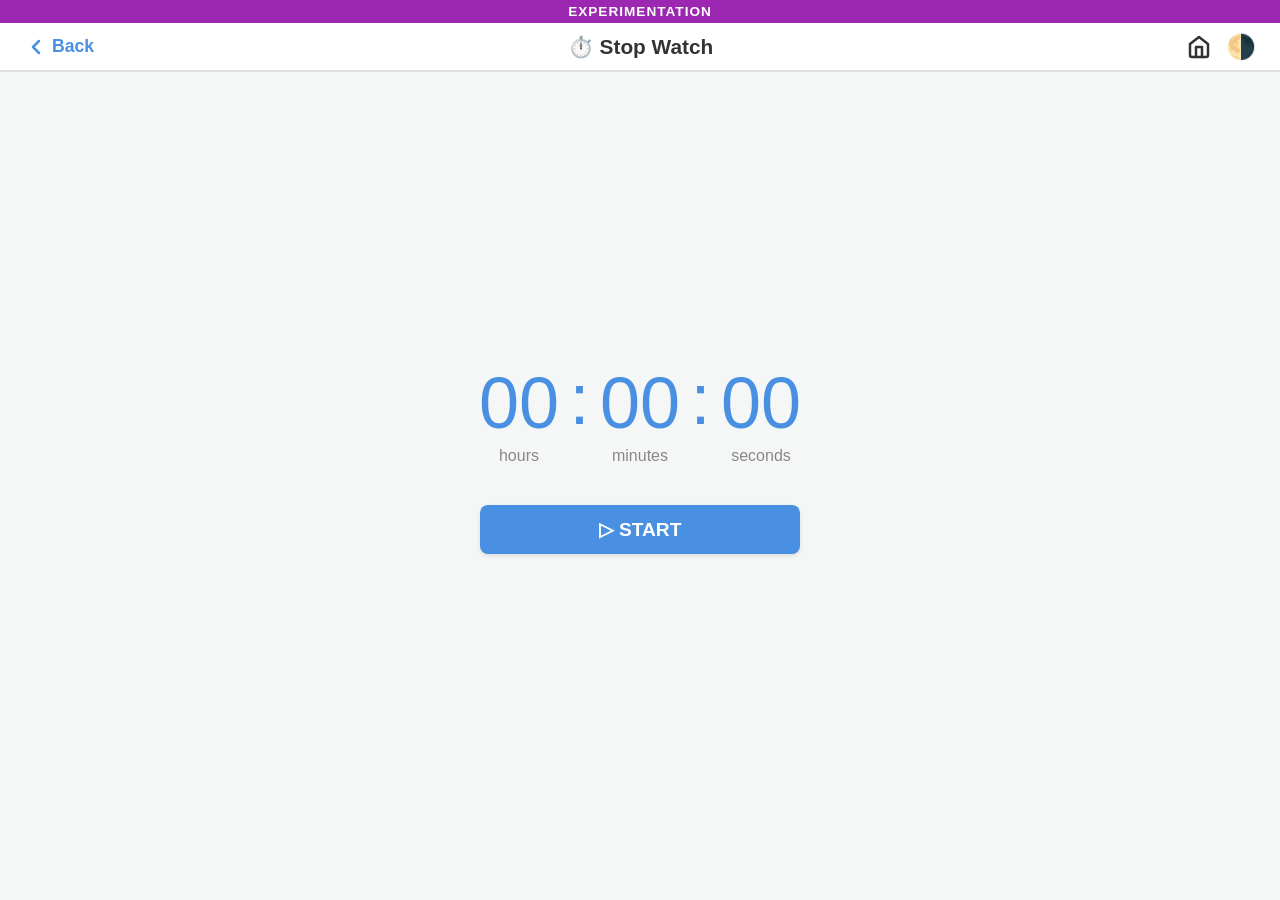
<file: frontend/pages/stopwatch.html>
<!DOCTYPE html>
<html lang="en">
<head>
 <meta charset="UTF-8">
 <meta name="viewport" content="width=device-width, initial-scale=1.0, maximum-scale=1.0, user-scalable=no">
 <title>Stop Watch | NumPal</title>
 <link rel="stylesheet" href="../css/styles.css">
 <style>
     .stopwatch-container {
         display: flex; flex-direction: column; align-items: center;
         justify-content: center; gap: 2.5rem; 
     }
     .time-display { display: flex; align-items: flex-start; justify-content: center; gap: 8px; }
     .time-segment { display: flex; flex-direction: column; align-items: center; width: 85px; }
     .digits { font-size: 4.5rem; color: var(--primary-color); font-weight: 300; line-height: 1; font-variant-numeric: tabular-nums; }
     .colon { color: var(--primary-color); font-size: 4.5rem; font-weight: 300; line-height: 1; transform: translateY(-4px); }
     .time-label { font-size: 1rem; color: #888; margin-top: 8px; font-weight: normal; }
     
     .controls-group { display: flex; flex-direction: column; gap: 15px; width: 100%; max-width: 320px; }
     .reset-btn { background-color: transparent; color: var(--text-color); border: 2px solid var(--card-border); border-radius: 8px; padding: 0.8rem 1rem; font-size: 1.2rem; font-weight: 600; cursor: pointer; width: 100%; box-sizing: border-box; text-align: center; visibility: hidden; }
 </style>
</head>
<body>
 <header class="top-bar" data-edit-id="sw_header">
     <a href="time-menu.html" class="back-btn" aria-label="Go back" data-edit-id="sw_btn_back">
         <svg xmlns="http://www.w3.org/2000/svg" width="24" height="24" viewBox="0 0 24 24" fill="none" stroke="currentColor" stroke-width="2.5" stroke-linecap="round" stroke-linejoin="round"><polyline points="15 18 9 12 15 6"></polyline></svg> Back
     </a>
     <h1 data-edit-id="sw_title">⏱️ Stop Watch</h1>
     <div class="header-actions">
         <a href="../../index.html" class="header-icon-btn" aria-label="Home" data-edit-id="sw_btn_home">
             <svg xmlns="http://www.w3.org/2000/svg" width="24" height="24" viewBox="0 0 24 24" fill="none" stroke="currentColor" stroke-width="2.5" stroke-linecap="round" stroke-linejoin="round"><path d="m3 9 9-7 9 7v11a2 2 0 0 1-2 2H5a2 2 0 0 1-2-2z"/><polyline points="9 22 9 12 15 12 15 22"/></svg>
         </a>
         <button id="theme-toggle" class="header-icon-btn" style="font-size:1.5rem;" data-edit-id="sw_btn_theme">🌗</button>
     </div>
 </header>

 <main class="page-content" data-edit-id="sw_main_content">
     <div class="content-body" style="justify-content: center;">
         <div class="stopwatch-container" data-edit-id="sw_container">
             <div class="time-display">
                 <div class="time-segment" data-edit-id="sw_display_hours"><span id="sw-hours" class="digits">00</span><span class="time-label">hours</span></div>
                 <span class="colon">:</span>
                 <div class="time-segment" data-edit-id="sw_display_mins"><span id="sw-minutes" class="digits">00</span><span class="time-label">minutes</span></div>
                 <span class="colon">:</span>
                 <div class="time-segment" data-edit-id="sw_display_secs"><span id="sw-seconds" class="digits">00</span><span class="time-label">seconds</span></div>
             </div>
             <div class="controls-group" data-edit-id="sw_controls">
                 <button class="primary-btn" id="start-stop-btn" style="margin: 0 !important;" data-edit-id="sw_btn_start">▷ START</button>
                 <button class="reset-btn" id="reset-btn" data-edit-id="sw_btn_reset">↺ RESET</button>
             </div>
         </div>
     </div>
 </main>

 <script src="../js/utils/style-manager.js"></script>
 <script src="../js/utils/visual-editor.js"></script>
 <script src="../js/core/config.js"></script>
 <script src="../js/core/app.js"></script>
 <script src="../js/utils/ui.js"></script>
 <script src="../js/pages/stopwatch.js"></script>
</body>
</html>
</file>
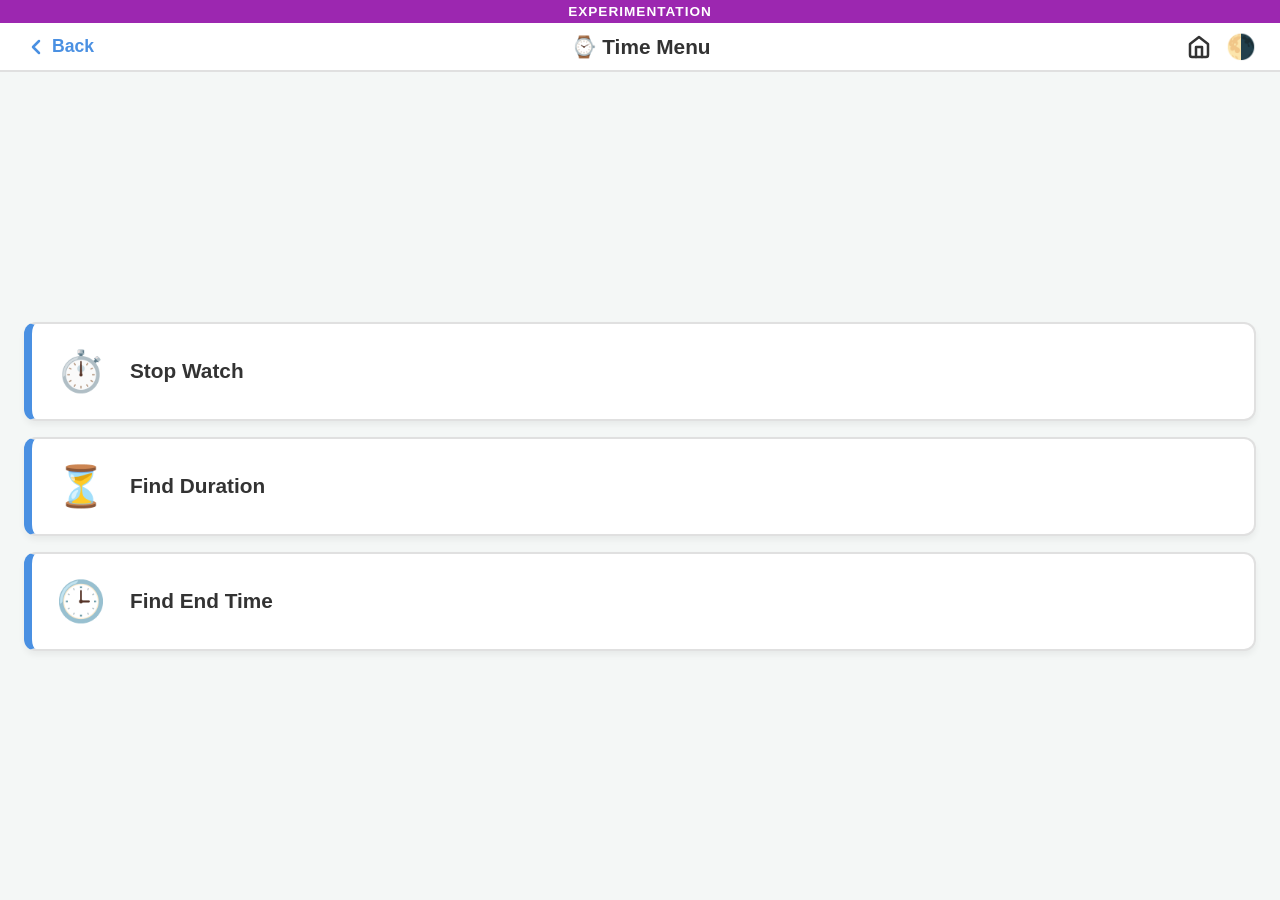
<file: frontend/pages/time-menu.html>
<!DOCTYPE html>
<html lang="en">
<head>
 <meta charset="UTF-8">
 <meta name="viewport" content="width=device-width, initial-scale=1.0, maximum-scale=1.0, user-scalable=no">
 <title>Time | NumPal</title>
 <link rel="stylesheet" href="../css/styles.css">
</head>
<body>
 <header class="top-bar" data-edit-id="timemenu_header">
     <a href="../../index.html" class="back-btn" aria-label="Go back" data-edit-id="timemenu_btn_back">
         <svg xmlns="http://www.w3.org/2000/svg" width="24" height="24" viewBox="0 0 24 24" fill="none" stroke="currentColor" stroke-width="2.5" stroke-linecap="round" stroke-linejoin="round">
             <polyline points="15 18 9 12 15 6"></polyline>
         </svg>
         Back
     </a>
     <h1 data-edit-id="timemenu_title">⌚ Time Menu</h1>
     <div class="header-actions">
         <a href="../../index.html" class="header-icon-btn" aria-label="Home" data-edit-id="timemenu_btn_home">
             <svg xmlns="http://www.w3.org/2000/svg" width="24" height="24" viewBox="0 0 24 24" fill="none" stroke="currentColor" stroke-width="2.5" stroke-linecap="round" stroke-linejoin="round"><path d="m3 9 9-7 9 7v11a2 2 0 0 1-2 2H5a2 2 0 0 1-2-2z"/><polyline points="9 22 9 12 15 12 15 22"/></svg>
         </a>
         <button id="theme-toggle" class="header-icon-btn" style="font-size:1.5rem;" data-edit-id="timemenu_btn_theme">🌗</button>
     </div>
 </header>

 <main class="menu-container" data-edit-id="timemenu_main_container">
     <a href="stopwatch.html" class="menu-card time-card" data-edit-id="timemenu_card_stopwatch">
         <span class="icon" data-edit-id="timemenu_icon_stopwatch">⏱️</span>
         <h2 data-edit-id="timemenu_text_stopwatch">Stop Watch</h2>
     </a>
     <a href="duration.html" class="menu-card time-card" data-edit-id="timemenu_card_duration">
         <span class="icon" data-edit-id="timemenu_icon_duration">⏳</span>
         <h2 data-edit-id="timemenu_text_duration">Find Duration</h2>
     </a>
     <a href="end-time.html" class="menu-card time-card" data-edit-id="timemenu_card_endtime">
         <span class="icon" data-edit-id="timemenu_icon_endtime">🕒</span>
         <h2 data-edit-id="timemenu_text_endtime">Find End Time</h2>
     </a>
 </main>

 <script src="../js/utils/style-manager.js"></script>
 <script src="../js/utils/visual-editor.js"></script>
 <script src="../js/core/config.js"></script>
 <script src="../js/core/app.js"></script>
 <script src="../js/utils/ui.js"></script>
</body>
</html>
</file>
<file: frontend/css/styles.css>
/* CSS Variables for seamless Light/Dark Mode */
:root {
 --bg-color: #f4f7f6;
 --text-color: #333333;
 --card-bg: #ffffff;
 --card-border: #e0e0e0;
 --primary-color: #4a90e2;
 --success-color: #4CAF50; 
 --error-color: #F44336;   
 --time-block-bg: #E06666; 
 --app-height: 100vh; 
}[data-theme="dark"] {
 --bg-color: #121212;
 --text-color: #e0e0e0;
 --card-bg: #1e1e1e;
 --card-border: #333333;
 --primary-color: #64b5f6;
 --success-color: #81C784;
 --error-color: #E57373;
 --time-block-bg: #D32F2F;
}

/* Bulletproof Viewport Lock */
html, body {
 margin: 0; padding: 0; width: 100vw; 
 overflow: hidden; position: fixed; touch-action: none; 
}

body {
 height: var(--app-height); 
 background-color: var(--bg-color); color: var(--text-color);
 font-family: 'Segoe UI', Roboto, Helvetica, Arial, sans-serif;
 transition: background-color 0.3s, color 0.3s;
 display: flex; flex-direction: column;
}

.top-bar {
 display: flex; justify-content: space-between; align-items: center;
 padding: 0.6rem 1.5rem; background-color: var(--card-bg);
 border-bottom: 2px solid var(--card-border); flex-shrink: 0; z-index: 10;
}
.top-bar h1 { margin: 0; font-size: 1.3rem; text-align: center; flex-grow: 1; display: flex; justify-content: center; align-items: center; gap: 8px; }
.back-btn {
 display: flex; align-items: center; gap: 0.25rem; text-decoration: none;
 color: var(--primary-color); font-weight: 600; font-size: 1.1rem; white-space: nowrap; 
 background: none; border: none; padding: 0; cursor: pointer; font-family: inherit;
}
.header-actions { display: flex; align-items: center; gap: 15px; }
.header-icon-btn {
 background: none; border: none; padding: 0; cursor: pointer; 
 color: var(--text-color); display: flex; align-items: center; justify-content: center;
}
.inline-icon { width: 24px; height: 24px; display: inline-block; vertical-align: bottom; }

/* --- ANIMATIONS & TOAST MESSAGES --- */
@keyframes spin { 100% { transform: rotate(360deg); } }
.spin { animation: spin 1s linear infinite; }
@keyframes popIn { 0% { transform: scale(0.8); opacity: 0; } 100% { transform: scale(1); opacity: 1; } }

.toast {
 visibility: hidden; min-width: 250px; background-color: var(--success-color); color: #fff;
 text-align: center; border-radius: 8px; padding: 16px; position: fixed; z-index: 10000;
 left: 50%; bottom: max(30px, env(safe-area-inset-bottom, 20px)); transform: translateX(-50%) translateY(20px);
 font-size: 1.1rem; font-weight: 600; box-shadow: 0 4px 6px rgba(0,0,0,0.2);
 opacity: 0; transition: opacity 0.3s ease, transform 0.3s ease, visibility 0.3s;
}
.toast.show { visibility: visible; opacity: 1; transform: translateX(-50%) translateY(0); }

/* --- CONTENT CONTAINERS --- */
.menu-container, .page-content {
 flex: 1 1 0%; min-height: 0; display: flex; flex-direction: column; position: relative;
}
.menu-container { gap: 1rem; padding: 1.5rem; overflow-y: auto; justify-content: center; }

.flow-step { 
 display: none; position: absolute; top:0; left:0; width:100%; height: 100%;
 flex-direction: column; box-sizing: border-box; overflow: hidden;
}
.flow-step.active { display: flex; animation: popIn 0.2s ease-out; }

.content-body {
 flex: 1 1 0%; min-height: 0; display: flex; flex-direction: column; 
 overflow-y: auto; scrollbar-width: none; padding: 1rem; padding-bottom: 0; 
 -webkit-overflow-scrolling: touch; 
}
.content-body::-webkit-scrollbar { display: none; }

.step-footer {
 flex-shrink: 0; padding: 10px 1rem; 
 padding-bottom: max(1rem, env(safe-area-inset-bottom, 15px));
 background-color: var(--bg-color); 
}

.menu-card, .action-btn {
 display: flex; align-items: center; padding: 1.5rem; background-color: var(--card-bg);
 border: 2px solid var(--card-border); border-radius: 12px; text-decoration: none;
 color: var(--text-color); box-shadow: 0 4px 6px rgba(0,0,0,0.05); flex-shrink: 0;
}
.menu-card .icon { font-size: 2.5rem; margin-right: 1.5rem; }
.menu-card h2 { margin: 0; font-size: 1.3rem; }
.money-card { border-left: 8px solid var(--success-color); }
.time-card { border-left: 8px solid var(--primary-color); }
.other-card { border-left: 8px solid #FF9800; }

.input-group { margin-bottom: 0.8rem; display: flex; flex-direction: column; gap: 0.3rem; flex-shrink: 0; }
.input-group label { font-size: 1.1rem; font-weight: 600; display: flex; align-items: center; gap: 6px; }

.large-input {
 font-size: 1.5rem; padding: 0.5rem; flex-grow: 1; border: 2px solid var(--card-border); 
 border-radius: 8px; background-color: var(--card-bg); color: var(--text-color); width: 100%; box-sizing: border-box;
}

.summary-box {
 flex: 1; border: 2px solid; border-radius: 8px; padding: 0.6rem; text-align: center;
 transition: all 0.3s ease; box-sizing: border-box; display: flex; flex-direction: column; justify-content: center;
}
.summary-box p { margin: 0; font-size: 0.85rem; font-weight: bold; opacity: 0.9; }
.summary-box h2 { margin: 0; font-size: 1.5rem; }
.summary-box-safe { background-color: rgba(76, 175, 80, 0.15); border-color: var(--success-color); color: var(--success-color); }
.summary-box-danger { background-color: rgba(244, 67, 54, 0.15); border-color: var(--error-color); color: var(--error-color); }

.items-container { flex: 1 1 0%; min-height: 0; overflow-y: auto; display: flex; flex-direction: column; padding-right: 5px;}
.item-row { display: flex; gap: 8px; margin-bottom: 8px; align-items: center; flex-shrink: 0; }
.currency-wrapper { position: relative; flex-grow: 1; display: flex; align-items: center; }
.currency-symbol { position: absolute; left: 12px; font-size: 1.5rem; font-weight: bold; color: var(--text-color); pointer-events: none; }
.currency-wrapper .large-input { padding-left: 32px; margin: 0; }
.remove-item-btn { 
 background: transparent; color: var(--error-color); border: 2px solid var(--error-color); 
 border-radius: 8px; width: 44px; height: 44px; cursor: pointer; display: flex; 
 justify-content: center; align-items: center; flex-shrink: 0; transition: background 0.2s;
}
.remove-item-btn:active { background: var(--error-color); color: white; }
.add-item-btn { 
 background: transparent; border: 2px dashed var(--primary-color); color: var(--primary-color); 
 padding: 0.6rem; border-radius: 8px; font-weight: bold; font-size: 1.1rem; cursor: pointer; 
 width: 100%; flex-shrink: 0; margin-bottom: 10px; display: flex; justify-content: center; align-items: center; gap: 8px;
}

.time-picker-wrapper { position: relative; width: 100%; display: flex; align-items: center; }
.time-picker-display { cursor: pointer; }
.time-picker-native { position: absolute; top: 0; left: 0; width: 100%; height: 100%; opacity: 0; z-index: 2; cursor: pointer; -webkit-appearance: none; }

.primary-btn {
 background-color: var(--primary-color); color: white; border: none; border-radius: 8px;
 padding: 0.8rem 1rem; font-size: 1.2rem; font-weight: bold; width: 100%; box-sizing: border-box;
 text-align: center; box-shadow: 0 2px 4px rgba(0,0,0,0.1); display: block; cursor: pointer; width: 100%;
 flex-shrink: 0 !important; margin-top: auto !important; 
}
.primary-btn:disabled { background-color: #aaa; cursor: not-allowed; }

.time-block-container { display: flex; gap: 1rem; flex-shrink: 0; }
.time-block { flex: 1; display: flex; flex-direction: column; text-align: center; gap: 5px; }
.time-block label { font-size: 1rem; font-weight: bold; color: var(--text-color); }
.time-block input {
 background-color: var(--time-block-bg); color: white; border: none; border-radius: 8px; 
 padding: 0.8rem; font-size: 1.5rem; text-align: center; font-weight: bold; width: 100%; box-sizing: border-box;
}

.wallet-grid { 
 display: grid; grid-template-columns: repeat(2, minmax(0, 1fr)); 
 grid-template-rows: repeat(5, minmax(0, 1fr)); gap: 4px; flex: 1 1 0%; min-height: 0; height: 100%;
}
.wallet-item {
 border: 1px solid var(--card-border); padding: 4px; display: flex; flex-direction: column; 
 align-items: center; justify-content: space-evenly; background-color: var(--card-bg); 
 min-height: 0; overflow: hidden; border-radius: 8px;
}
.wallet-controls { display: flex; align-items: center; justify-content: center; gap: 16px; width: 100%; flex-shrink: 0; }

.control-btn {
 width: 36px; height: 36px; border-radius: 50%; border: 2px solid transparent; background: transparent; 
 display: flex; align-items: center; justify-content: center; cursor: pointer; 
 flex-shrink: 0; padding: 4px; 
 margin: 0;
}
.control-btn svg { width: 100%; height: 100%; } 
.control-btn.minus { border-color: var(--error-color); color: var(--error-color); }
.control-btn.plus { border-color: var(--primary-color); color: var(--primary-color); }

.control-count { font-size: 1.2rem; font-weight: bold; width: 24px; text-align: center; color: var(--text-color); }

.currency-img { object-fit: contain; flex: 1 1 0%; min-height: 0; max-height: 100%; max-width: 90%; }
.currency-img.note { width: auto; height: auto; }
.currency-img.coin { width: auto; height: auto; }

.payment-graphics-container {
 display: flex; flex-wrap: wrap; justify-content: center; align-items: center; align-content: center; gap: 8px; margin-top: 5px;
 padding: 10px; background-color: rgba(0,0,0,0.03); border-radius: 8px; 
 flex: 1 1 0%; min-height: 0; overflow-y: auto; -webkit-overflow-scrolling: touch;
}[data-theme="dark"] .payment-graphics-container { background-color: rgba(255,255,255,0.05); }

.payment-img { object-fit: contain; box-shadow: 0 3px 6px rgba(0,0,0,0.2); margin: 4px; }
.payment-img.note { width: 140px; height: auto; border-radius: 6px; }
.payment-img.coin { width: 70px; height: auto; border-radius: 50%; }

@media (max-height: 700px) {
 .wallet-item { flex-direction: column !important; justify-content: space-evenly; gap: 2px; padding: 2px; }
 .wallet-controls { margin-top: 0; width: 100%; gap: 8px; }
 .control-btn { width: 32px; height: 32px; padding: 2px; }
 .control-count { width: 18px; font-size: 1.1rem; }
 .currency-img.note { width: auto; max-height: 35px; }
 .currency-img.coin { width: auto; max-height: 35px; }
 
 h1 { font-size: 1.5rem !important; }
 h2 { font-size: 1.2rem !important; }
 .primary-btn { padding: 0.6rem; font-size: 1.1rem; }
 .payment-img.note { width: 100px; }
 .payment-img.coin { width: 50px; }
}

.bottom-sheet-backdrop {
 position: fixed; top: 0; left: 0; width: 100vw; height: 100vh; height: 100dvh;
 background: rgba(0,0,0,0.6); z-index: 9999; display: none; opacity: 0; transition: opacity 0.3s;
}
.bottom-sheet {
 position: fixed; bottom: 0; left: 0; width: 100%; height: 55vh; height: 55dvh;
 background: var(--card-bg); border-top-left-radius: 30px; border-top-right-radius: 30px;
 box-shadow: 0 -10px 25px rgba(0,0,0,0.2); z-index: 10000;
 transform: translateY(100%); transition: transform 0.4s cubic-bezier(0.175, 0.885, 0.32, 1.275);
 display: flex; flex-direction: column; align-items: center; justify-content: center;
 padding: 1rem; box-sizing: border-box; text-align: center;
}
.bottom-sheet-backdrop.show { display: block; opacity: 1; }
.bottom-sheet.show { transform: translateY(0); }
.bottom-sheet .giant-icon { font-size: 5rem; line-height: 1; margin-bottom: 5px; }
.bottom-sheet h2 { font-size: 2.2rem; margin: 0 0 5px 0; }
.bottom-sheet p { font-size: 1.1rem; margin: 0 0 15px 0; color: var(--text-color); opacity: 0.8; display: flex; align-items: center; justify-content: center; gap: 8px;}
.bottom-sheet.correct h2 { color: var(--success-color); }
.bottom-sheet.wrong h2 { color: var(--error-color); }
.sheet-btn-group { display: flex; flex-direction: column; gap: 10px; width: 100%; max-width: 300px; }

.obnoxious-overlay {
 position: fixed; top: 0; left: 0; width: 100vw; height: 100vh; height: 100dvh;
 z-index: 999999; display: flex; flex-direction: column; justify-content: center;
 align-items: center; text-align: center; padding: 1.5rem; box-sizing: border-box;
 animation: popIn 0.3s cubic-bezier(0.175, 0.885, 0.32, 1.275) forwards;
}
.obnoxious-overlay.good { background-color: #4CAF50; color: white; }
.obnoxious-overlay.bad { background-color: #F44336; color: white; }
.obnoxious-overlay .giant-icon { font-size: 10rem; margin-bottom: 1rem; line-height: 1; }
.obnoxious-overlay h1 { font-size: 3.5rem; margin: 0 0 1rem 0; text-transform: uppercase; line-height: 1.1; }
.obnoxious-overlay p { font-size: 1.8rem; margin: 0 0 3rem 0; font-weight: bold; }
.obnoxious-btn {
 background-color: rgba(255,255,255,0.3); border: 4px solid white; color: white;
 font-size: 1.5rem; font-weight: bold; padding: 1.2rem 2rem; border-radius: 16px;
 cursor: pointer; width: 100%; max-width: 350px; box-shadow: 0 8px 16px rgba(0,0,0,0.2);
}
.obnoxious-btn:active { transform: scale(0.95); }

.error-payment-section {
 position: absolute; bottom: 0; left: 0; width: 100%; height: 50%;
 background-color: #E57373; color: white; display: none; flex-direction: column; align-items: center; justify-content: center;
 z-index: 100; border-top-left-radius: 24px; border-top-right-radius: 24px;
 box-shadow: 0 -10px 25px rgba(0,0,0,0.2); animation: popIn 0.3s ease-out; text-align: center; padding: 1rem; box-sizing: border-box;
}

.processing-overlay {
 position: fixed; top: 0; left: 0; width: 100vw; height: 100vh; height: 100dvh;
 background: rgba(0,0,0,0.8); z-index: 999990; display: flex; flex-direction: column;
 justify-content: center; align-items: center; color: white;
}
.processing-spinner { font-size: 5rem; animation: spin 1s linear infinite; margin-bottom: 20px; }

.time-content { justify-content: center; gap: 2rem; padding: 2rem 1.5rem; }
.time-card-box {
 background: var(--card-bg); border: 2px solid var(--card-border);
 border-radius: 16px; padding: 1.2rem; box-shadow: 0 4px 6px rgba(0,0,0,0.05);
 display: flex; flex-direction: column; gap: 10px; flex-shrink: 0;
}
.time-card-header {
 font-size: 1.4rem; font-weight: 800; color: var(--text-color);
 display: flex; align-items: center; gap: 10px; padding-bottom: 0.5rem;
 border-bottom: 2px dashed var(--card-border); margin: 0;
}

.time-card-display {
 background: rgba(74, 144, 226, 0.1); color: var(--primary-color);
 font-weight: 900; text-align: center; padding: 1rem;
 border-radius: 8px; cursor: pointer; border: 2px solid var(--primary-color);
 margin: 0; transition: transform 0.1s;
 font-size: clamp(1rem, 4.5vw, 1.8rem); 
 white-space: nowrap; overflow: hidden; text-overflow: ellipsis;
}
.time-card-display:active { transform: scale(0.98); }

.time-result-box {
 background-color: var(--primary-color); color: white; padding: 1.5rem;
 border-radius: 16px; text-align: center; box-shadow: 0 6px 12px rgba(74, 144, 226, 0.3); 
 margin: 0; flex-shrink: 0; width: 100%; box-sizing: border-box;
}
.time-result-box h2 { margin: 0; white-space: nowrap; font-size: clamp(1.4rem, 5.5vw, 2.8rem) !important; }

/* Custom Rolodex Modal */
.rolodex-sheet { height: 320px; padding: 0; }
.rolodex-header {
 display: flex; justify-content: space-between; align-items: center; width: 100%;
 padding: 15px 20px; box-sizing: border-box; border-bottom: 1px solid var(--card-border);
 font-size: 1.2rem; font-weight: bold; background: var(--card-bg);
 border-top-left-radius: 30px; border-top-right-radius: 30px; z-index: 10; position: relative;
}
.rolodex-cancel { color: var(--error-color); cursor: pointer; }
.rolodex-title { color: var(--text-color); font-size: 1.3rem; }
.rolodex-save { color: var(--success-color); cursor: pointer; }

.rolodex-body { display: flex; width: 100%; height: 220px; position: relative; background: var(--bg-color); overflow: hidden; }

.rolodex-highlight {
 position: absolute; top: 50%; left: 0; width: 100%; height: 44px; transform: translateY(-50%);
 background: rgba(74, 144, 226, 0.15); border-top: 2px solid var(--primary-color); 
 border-bottom: 2px solid var(--primary-color); pointer-events: none; z-index: 2;
}

.rolodex-col-wrapper { position: relative; display: flex; align-items: center; justify-content: center; height: 100%; }

.rolodex-col-wrapper:not(:last-child)::after {
 content: ''; position: absolute; top: 15%; bottom: 15%; right: 0; width: 1px;
 background-color: var(--card-border); z-index: 5;
}

.rolodex-col {
 flex: 1; position: relative; z-index: 1; width: 100%; height: 100%;
 touch-action: none; cursor: grab;
}
.rolodex-col:active { cursor: grabbing; }

.rolodex-col-inner {
 padding: 88px 0; margin: 0; display: flex; flex-direction: column; width: 100%;
}

.rolodex-col.has-suffix .rolodex-item { padding-right: 50px; }

.rolodex-static-label {
 position: absolute; top: 50%; transform: translateY(-50%); 
 left: calc(50% + 5px); 
 font-size: 1.1rem; font-weight: 800; color: var(--primary-color);
 pointer-events: none; z-index: 3; text-align: left;
}

.rolodex-item {
 height: 44px; display: flex; align-items: center; justify-content: center;
 color: var(--text-color); opacity: 0.3; transition: opacity 0.2s ease, font-size 0.2s ease;
 user-select: none; white-space: nowrap; font-size: 1.2rem; flex-shrink: 0;
}
.rolodex-item.active { 
 opacity: 1; font-weight: 900; color: var(--primary-color); 
 font-size: clamp(1.1rem, 4.5vw, 1.5rem); 
}
</file>
